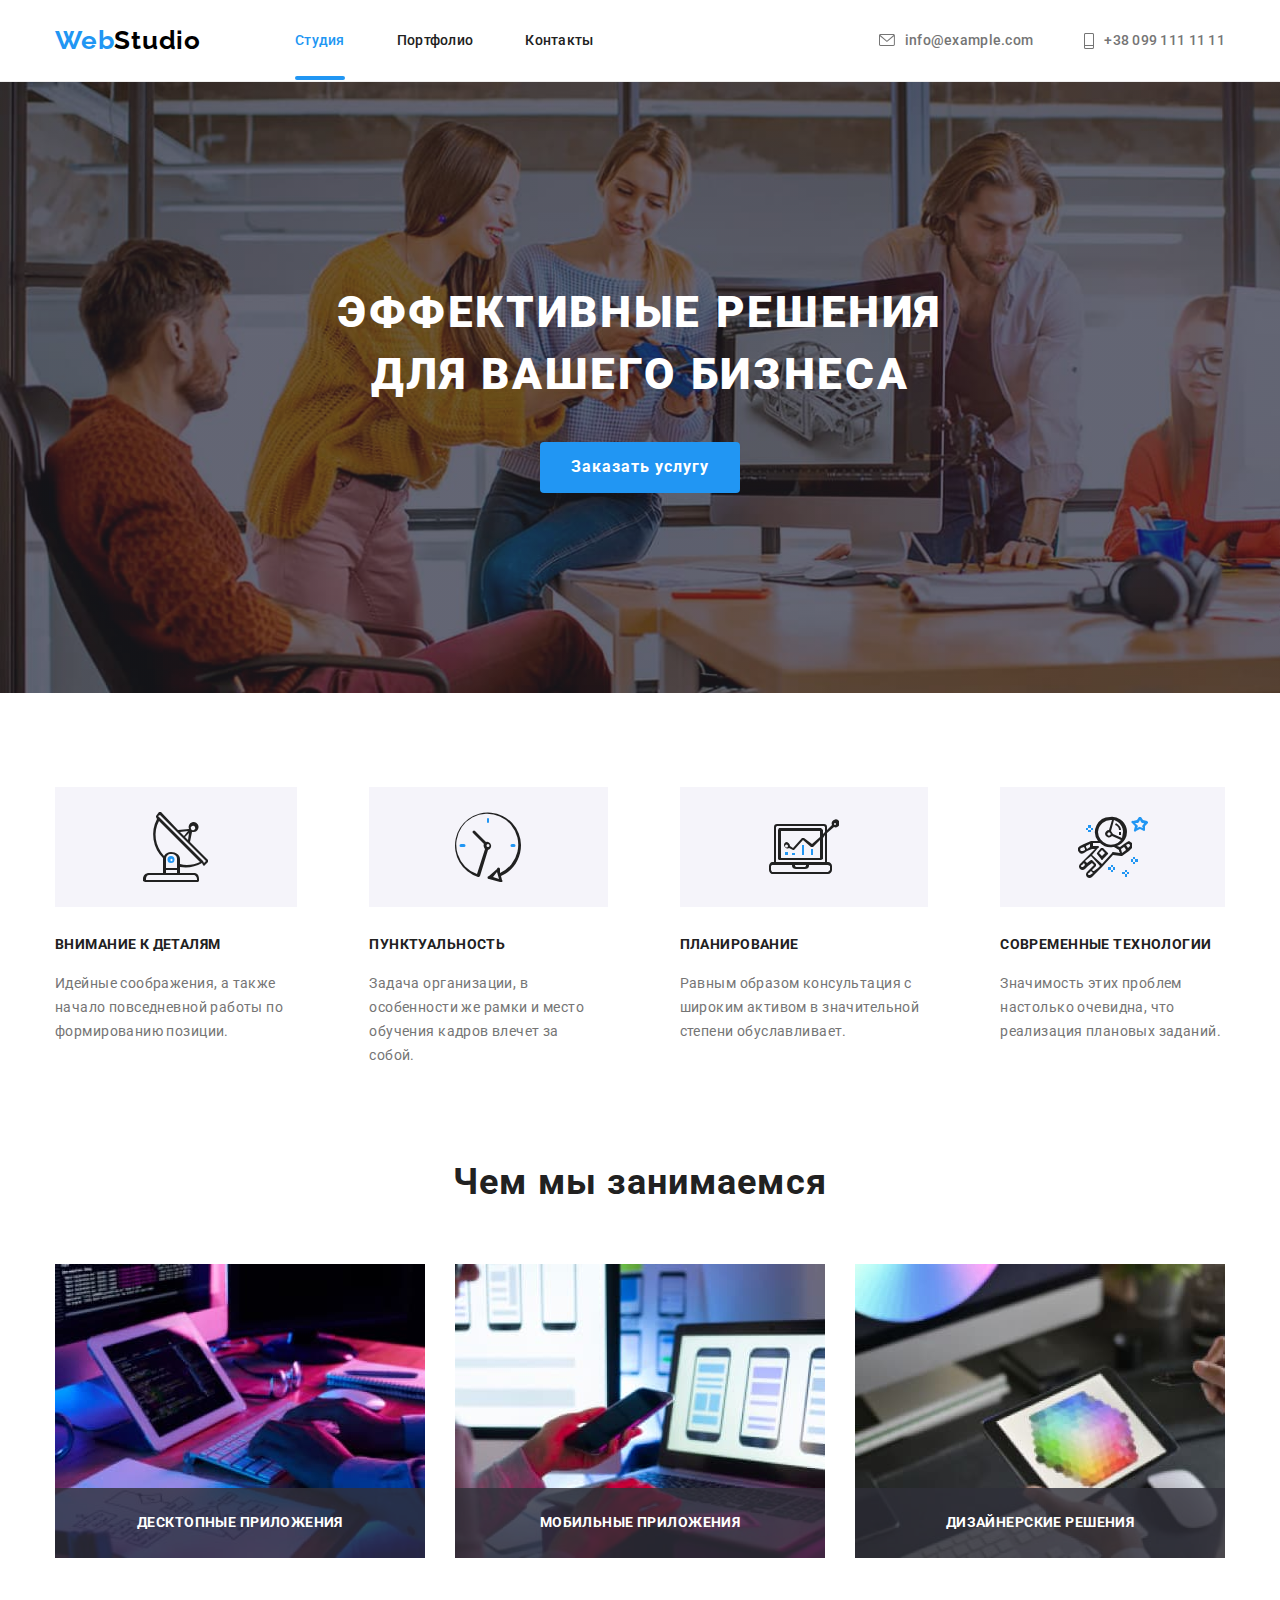
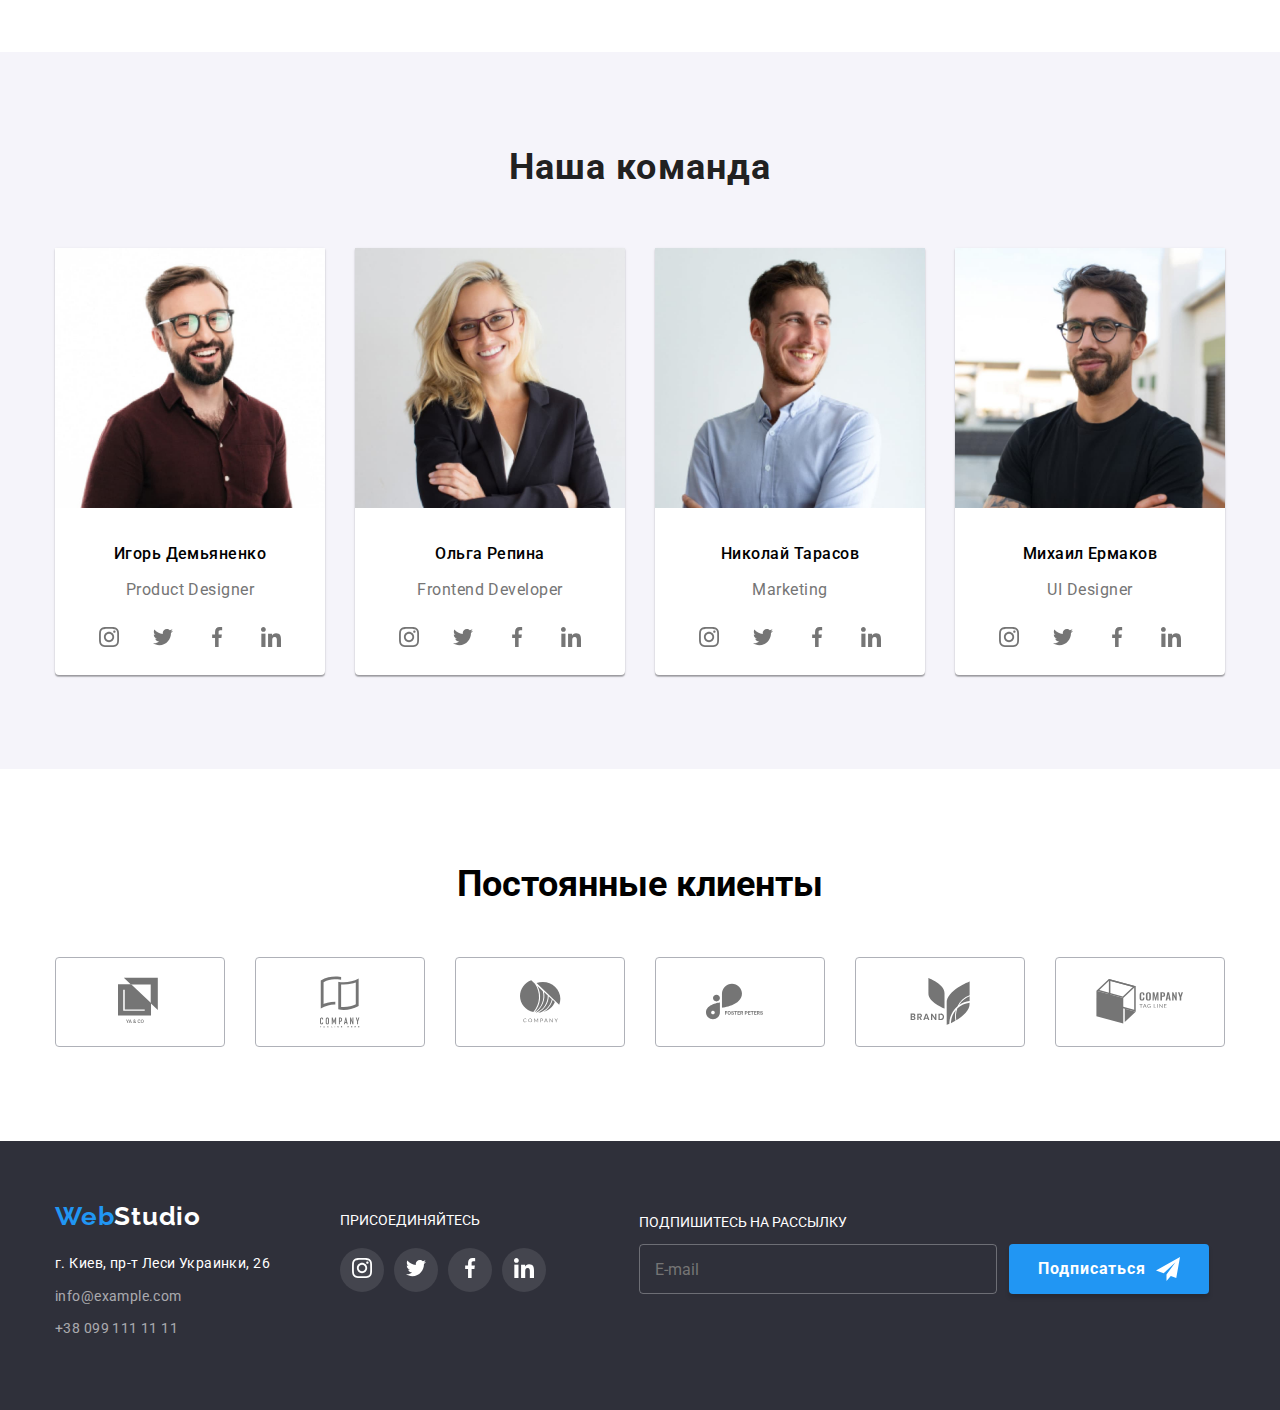
<file: index.html>
<!DOCTYPE html>
<html lang="ru">
  <head>
    <meta charset="UTF-8" />
    <meta name="viewport" content="width=device-width, initial-scale=1.0" />
    <title>WebStudio</title>
    <link href="https://cdnjs.cloudflare.com/ajax/libs/modern-normalize/1.0.0/modern-normalize.css" rel="stylesheet" />
    <link href="https://fonts.googleapis.com/css2?family=Raleway:wght@700&family=Roboto:wght@400;500;700;900&display=swap" rel="stylesheet" />
    <link href="./css/styles.css" rel="stylesheet" />
  </head>
  <body>
    <header class="header">
      <nav class="container main-nav">
        <a href="./index.html" class="logolink wite-background"><span class="logo-web">Web</span>Studio</a>
        <ul class="nav-list list">
          <li class="nav-link-list">
            <a href="./index.html" class="link nav-link current">Студия</a>
          </li>
          <li class="nav-link-list">
            <a href="./portfolio.html" class="link nav-link">Портфолио</a>
          </li>
          <li class="nav-link-list">
            <a href="./test.html" class="link nav-link">Контакты</a>
          </li>
        </ul>

        <ul class="contact list">
          <li class="contact-nav">
            <a href="mailto:info@example.com" class="link contact-link"
              ><svg class="icon-grey icon-envelope" width="16" height="12"><use href="./sprite.svg#icon-envelope"></use></svg>info@example.com</a
            >
          </li>
          <li class="contact-nav">
            <a href="tel:+380991111111" class="link contact-link"
              ><svg class="icon-grey icon-vector" width="10" height="16"><use href="./sprite.svg#icon-vector"></use></svg>+38 099 111 11 11</a
            >
          </li>
        </ul>
      </nav>
    </header>

    <main>
      <!--Герой-->
      <section class="hero">
        <div class="container">
          <h1 class="hero-title">Эффективные решения<br />для вашего бизнеса</h1>
          <button class="hero-button" data-modal-open>Заказать услугу</button>
        </div>
      </section>

      <!--Наши преимущества-->

      <section class="advantage">
        <div class="container">
          <h2 class="hidden">Наши преимущества</h2>
          <ul class="list list-advantages">
            <li class="li-advantages">
              <h3 class="advantage-title icon-antenna">Внимание к деталям</h3>
              <p class="advantage-text">Идейные соображения, а также начало повседневной работы по формированию позиции.</p>
            </li>
            <li class="li-advantages">
              <h3 class="advantage-title icon-clock">Пунктуальность</h3>
              <p class="advantage-text">Задача организации, в особенности же рамки и место обучения кадров влечет за собой.</p>
            </li>
            <li class="li-advantages">
              <h3 class="advantage-title icon-diagram">Планирование</h3>
              <p class="advantage-text">Равным образом консультация с широким активом в значительной степени обуславливает.</p>
            </li>
            <li class="li-advantages">
              <h3 class="advantage-title icon-astronaut">Современные технологии</h3>
              <p class="advantage-text">Значимость этих проблем настолько очевидна, что реализация плановых заданий.</p>
            </li>
          </ul>
        </div>
      </section>

      <!--Чем мы занимаемся-->
      <section class="our-work">
        <div class="container">
          <h2 class="our-work-title">Чем мы занимаемся</h2>
          <ul class="list our-work-list">
            <li class="work-examples">
              <div class="our-works-container">
                <img
                  class="our-work-image"
                  src="./images-optimized/index1.jpg"
                  alt="Разрабатывают веб дизан для компьютеров"
                  width="370"
                  height="294"
                />
                <div class="our-works-background-container"><p class="our-work-examples-text">Десктопные приложения</p></div>
              </div>
            </li>
            <li class="work-examples">
              <div class="our-works-container">
                <img
                  class="our-work-image"
                  src="./images-optimized/index2.jpg"
                  alt="Разрабатывают веб дизан для мобильных"
                  width="370"
                  height="294"
                />
                <div class="our-works-background-container"><p class="our-work-examples-text">Мобильные приложения</p></div>
              </div>
            </li>
            <li class="work-examples">
              <div class="our-works-container">
                <img
                  class="our-work-image"
                  src="./images-optimized/index3.jpg"
                  alt="Разрабатывают веб дизан для планшетов"
                  width="370"
                  height="294"
                />
                <div class="our-works-background-container"><p class="our-work-examples-text">Дизайнерские решения</p></div>
              </div>
            </li>
          </ul>
        </div>
      </section>
      <!--Наша команда-->
      <section class="team">
        <div class="container">
          <h2 class="team-title">Наша команда</h2>
          <ul class="list workers">
            <li class="workers-images">
              <img src="./images-optimized/index21.jpg" alt="фото Игоря Демьяненко" width="270" height="260" />
              <h4 class="team-member">Игорь Демьяненко</h4>
              <p class="profession">Product Designer</p>
              <ul class="list social-links-list">
                <li class="social-item">
                  <a href="instagram" class="social-link"
                    ><svg class="icon-instagram" width="20" height="20"><use href="./sprite.svg#icon-instagram2"></use></svg>
                  </a>
                </li>
                <li class="social-item">
                  <a href="twitter" class="social-link"
                    ><svg class="icon-twitter" width="20" height="20"><use href="./sprite.svg#icon-twitter1"></use></svg>
                  </a>
                </li>
                <li class="social-item">
                  <a href="facebook" class="social-link"
                    ><svg class="icon-facebook" width="20" height="20"><use href="./sprite.svg#icon-facebook1"></use></svg>
                  </a>
                </li>
                <li class="social-item">
                  <a href="linkedin" class="social-link"
                    ><svg class="icon-linkedin" width="20" height="20"><use href="./sprite.svg#icon-linkedin1"></use></svg>
                  </a>
                </li>
              </ul>
            </li>
            <li class="workers-images">
              <img src="./images-optimized/index22.jpg" alt="фото Ольги Репиной" width="270" height="260" />
              <h4 class="team-member">Ольга Репина</h4>
              <p class="profession">Frontend Developer</p>
              <ul class="list social-links-list">
                <li class="social-item">
                  <a href="instagram" class="social-link"
                    ><svg class="icon-instagram" width="20" height="20"><use href="./sprite.svg#icon-instagram2"></use></svg>
                  </a>
                </li>
                <li class="social-item">
                  <a href="twitter" class="social-link"
                    ><svg class="icon-twitter" width="20" height="20"><use href="./sprite.svg#icon-twitter1"></use></svg>
                  </a>
                </li>
                <li class="social-item">
                  <a href="facebook" class="social-link"
                    ><svg class="icon-facebook" width="20" height="20"><use href="./sprite.svg#icon-facebook1"></use></svg>
                  </a>
                </li>
                <li class="social-item">
                  <a href="linkedin" class="social-link"
                    ><svg class="icon-linkedin" width="20" height="20"><use href="./sprite.svg#icon-linkedin1"></use></svg>
                  </a>
                </li>
              </ul>
            </li>
            <li class="workers-images">
              <img src="./images-optimized/index23.jpg" alt="фото Николая Тарасова" width="270" height="260" />
              <h4 class="team-member">Николай Тарасов</h4>
              <p class="profession">Marketing</p>
              <ul class="list social-links-list">
                <li class="social-item">
                  <a href="instagram" class="social-link"
                    ><svg class="icon-instagram" width="20" height="20"><use href="./sprite.svg#icon-instagram2"></use></svg>
                  </a>
                </li>
                <li class="social-item">
                  <a href="twitter" class="social-link"
                    ><svg class="icon-twitter" width="20" height="20"><use href="./sprite.svg#icon-twitter1"></use></svg>
                  </a>
                </li>
                <li class="social-item">
                  <a href="facebook" class="social-link"
                    ><svg class="icon-facebook" width="20" height="20"><use href="./sprite.svg#icon-facebook1"></use></svg>
                  </a>
                </li>
                <li class="social-item">
                  <a href="linkedin" class="social-link"
                    ><svg class="icon-linkedin" width="20" height="20"><use href="./sprite.svg#icon-linkedin1"></use></svg>
                  </a>
                </li>
              </ul>
            </li>
            <li class="workers-images">
              <img src="./images-optimized/index24.jpg" alt="фото Михаила Ермакова" width="270" height="260" />
              <h4 class="team-member">Михаил Ермаков</h4>
              <p class="profession">UI Designer</p>
              <ul class="list social-links-list">
                <li class="social-item">
                  <a href="instagram" class="social-link"
                    ><svg class="icon-instagram" width="20" height="20"><use href="./sprite.svg#icon-instagram2"></use></svg>
                  </a>
                </li>
                <li class="social-item">
                  <a href="twitter" class="social-link"
                    ><svg class="icon-twitter" width="20" height="20"><use href="./sprite.svg#icon-twitter1"></use></svg>
                  </a>
                </li>
                <li class="social-item">
                  <a href="facebook" class="social-link"
                    ><svg class="icon-facebook" width="20" height="20"><use href="./sprite.svg#icon-facebook1"></use></svg>
                  </a>
                </li>
                <li class="social-item">
                  <a href="linkedin" class="social-link"
                    ><svg class="icon-linkedin" width="20" height="20"><use href="./sprite.svg#icon-linkedin1"></use></svg>
                  </a>
                </li>
              </ul>
            </li>
          </ul>
        </div>
      </section>

      <section class="our-clients">
        <div class="container">
          <h2 class="clients-title">Постоянные клиенты</h2>
          <ul class="list firm-list">
            <li class="firm-item">
              <a href="firm" class="clients"
                ><svg class="logo-firm icon-logo1" width="44" height="50"><use href="./sprite.svg#icon-logo1"></use></svg>
              </a>
            </li>
            <li class="firm-item">
              <a href="firm" class="clients"
                ><svg class="logo-firm icon-logo2" width="40" height="52"><use href="./sprite.svg#icon-logo2"></use></svg>
              </a>
            </li>
            <li class="firm-item">
              <a href="firm" class="clients"
                ><svg class="logo-firm icon-logo3" width="41" height="43"><use href="./sprite.svg#icon-logo3"></use></svg>
              </a>
            </li>
            <li class="firm-item">
              <a href="firm" class="clients"
                ><svg class="logo-firm icon-logo4" width="68" height="42"><use href="./sprite.svg#icon-logo4"></use></svg>
              </a>
            </li>
            <li class="firm-item">
              <a href="firm" class="clients"
                ><svg class="logo-firm icon-logo5" width="60" height="47"><use href="./sprite.svg#icon-logo5"></use></svg>
              </a>
            </li>
            <li class="firm-item">
              <a href="firm" class="clients"
                ><svg class="logo-firm icon-logo6" width="88" height="45"><use href="./sprite.svg#icon-logo6"></use></svg>
              </a>
            </li>
          </ul>
        </div>
      </section>
    </main>
    <footer class="footer">
      <div class="container footer-container">
        <div class="footer-contacts">
          <a href="./index.html" class="logolink black-background"><span class="logo-web">Web</span>Studio</a>
          <address class="adress">г. Киев, пр-т Леси Украинки, 26</address>
          <ul class="list list-footer">
            <li><a href="mailto:info@example.com" class="mail link">info@example.com</a></li>
            <li><a href="tel:+380991111111" class="phone link">+38 099 111 11 11</a></li>
          </ul>
        </div>
        <div class="footer-links">
          <p class="u-r-welcom">присоединяйтесь</p>
          <ul class="list social-links-list-footer">
            <li class="social-item-footer">
              <a href="instagram" class="social-link-footer"
                ><svg class="icon-instagram" width="20" height="20"><use href="./sprite.svg#icon-instagram2"></use></svg>
              </a>
            </li>
            <li class="social-item-footer">
              <a href="twitter" class="social-link-footer"
                ><svg class="icon-twitter" width="20" height="20"><use href="./sprite.svg#icon-twitter1"></use></svg>
              </a>
            </li>
            <li class="social-item-footer">
              <a href="facebook" class="social-link-footer">
                <svg class="icon-facebook" width="20" height="20"><use href="./sprite.svg#icon-facebook1"></use></svg>
              </a>
            </li>
            <li class="social-item-footer">
              <a href="linkedin" class="social-link-footer"
                ><svg class="icon-linkedin" width="20" height="20"><use href="./sprite.svg#icon-linkedin1"></use></svg>
              </a>
            </li>
          </ul>
        </div>

        <div class="subscribe-footer-div">
          <p class="footer-title-subscribe">Подпишитесь на рассылку</p>
          <form class="footer-subscribe">
            <label class="label-subscribe"> <input class="footer-subscribe-email" type="email" name="email" placeholder="E-mail" /> </label>
            <div class="subscribe-div">
              <button type="submit" class="button-subscribe">
                <span class="subscribe-text">Подписаться</span
                ><svg class="svg-subscribe" width="24" height="24">
                  <use href="./sprite.svg#icon-send"></use>
                </svg>
              </button>
            </div>
          </form>
        </div>
      </div>
    </footer>

    <div class="backdrope is-hidden" data-modal>
      <div class="modal">
        <form class="modal-form">
          <p class="modal-title">Оставьте свои данные, мы вам перезвоним</p>
          <label class="modal-label">
            <span class="label-title">Имя</span><input class="modal-input" type="text" name="name" required />
            <svg class="modal-label-svg" width="18" height="18"><use href="./sprite.svg#icon-person"></use></svg>
          </label>

          <label class="modal-label"
            ><span class="label-title">Телефон</span>
            <input class="modal-input" type="tel" name="tel" required />
            <svg class="modal-label-svg" width="18" height="18">
              <use href="./sprite.svg#icon-phone"></use>
            </svg>
          </label>

          <label class="modal-label"
            ><span class="label-title">Почта</span>
            <input class="modal-input" type="email" name="mail" required />
            <svg class="modal-label-svg" width="18" height="18">
              <use href="./sprite.svg#icon-email"></use>
            </svg>
          </label>

          <label class="modal-label">
            <span class="label-title">Комментарий</span>
            <textarea class="textarea" name="comment" rows="5" placeholder="Введите текст"></textarea>
          </label>

          <label class="modal-label-cheeckbox">
            <input class="checkbox-input" type="checkbox" name="agreement" required /><span class="agreement"
              >Соглашаюсь с рассылкой и принимаю <a class="agreement-link" href="./index.html">Условия договора</a></span
            >
            <svg class="checkbox-icon" width="18" height="18"><use href="./sprite.svg#icon-check"></use></svg>
          </label>

          <div class="button-modal-div"><button class="button-modal" type="submit">Отправить</button></div>

          <button class="button-close" data-modal-close>
            <svg class="icon-close" width="11" height="11"><use href="./sprite.svg#icon-close"></use></svg>
          </button>
        </form>
      </div>
    </div>

    <script src="./modal.js"></script>
  </body>
</html>
</file>
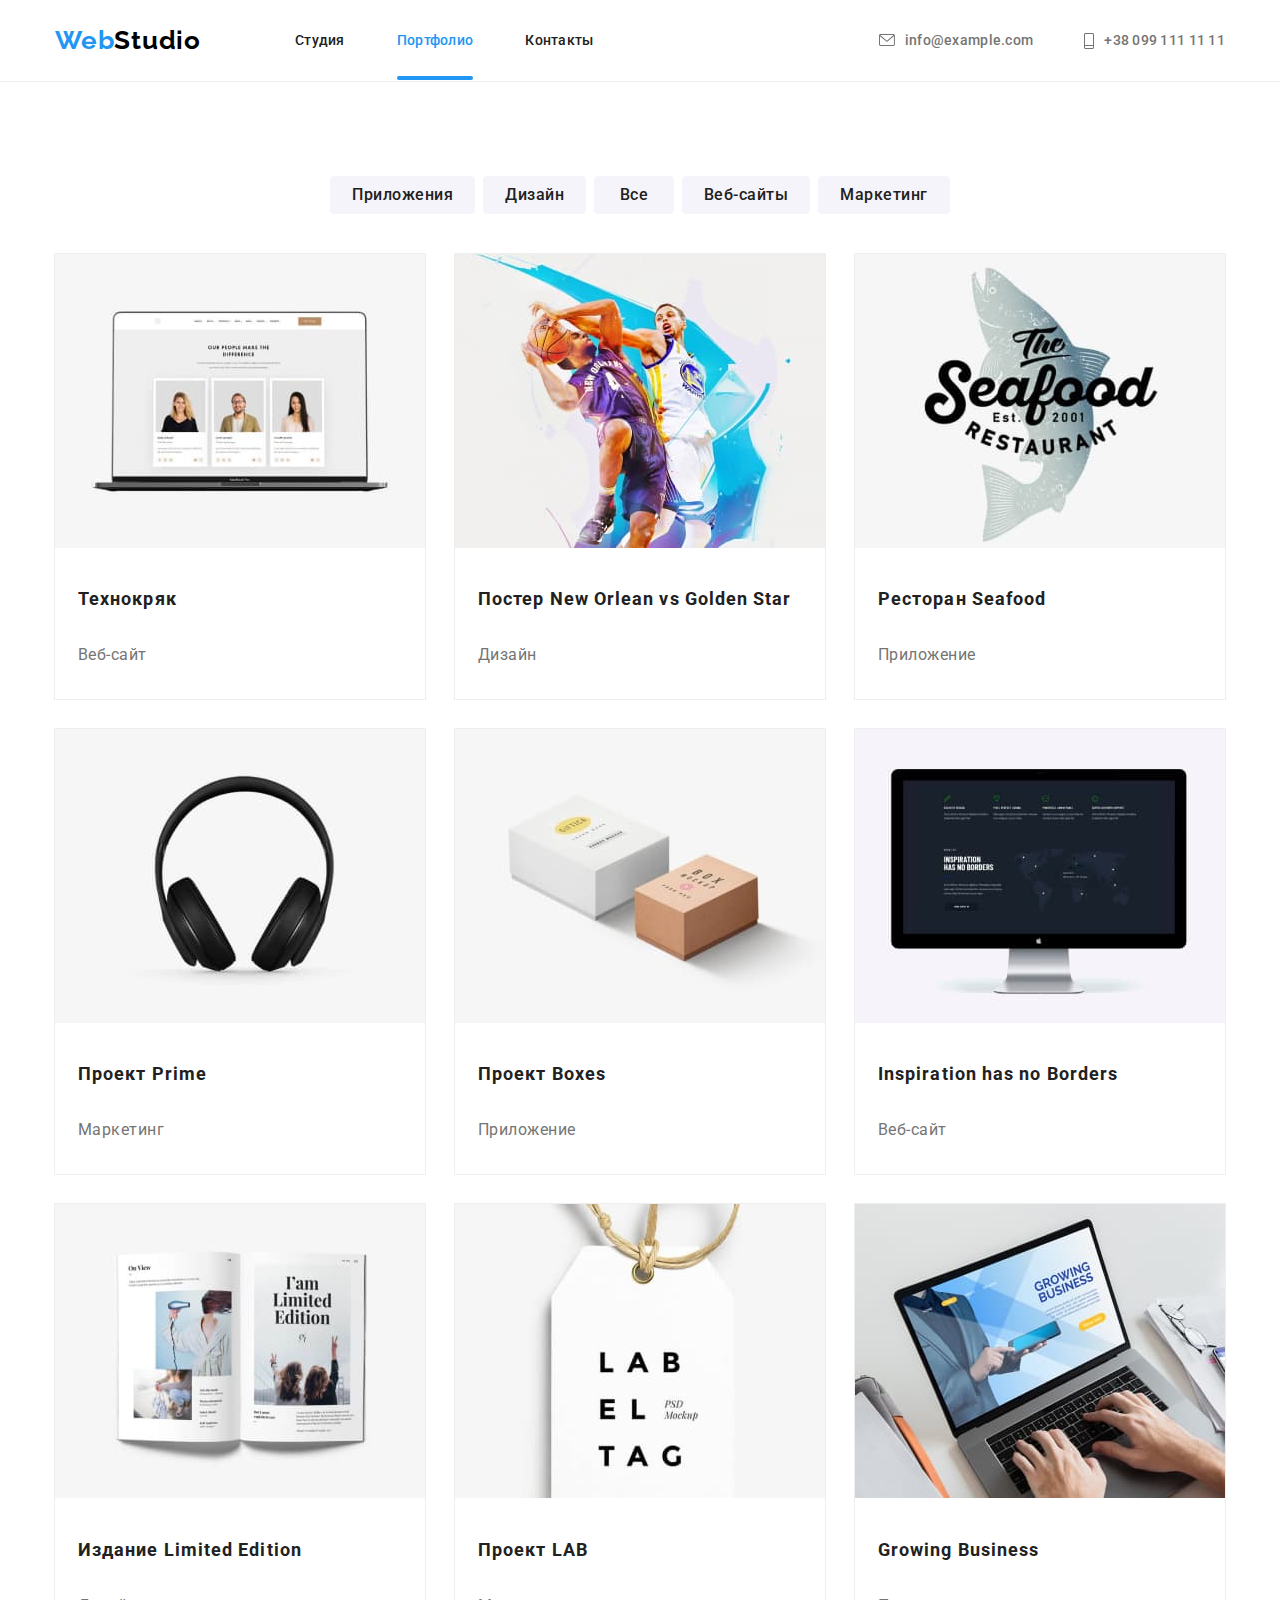
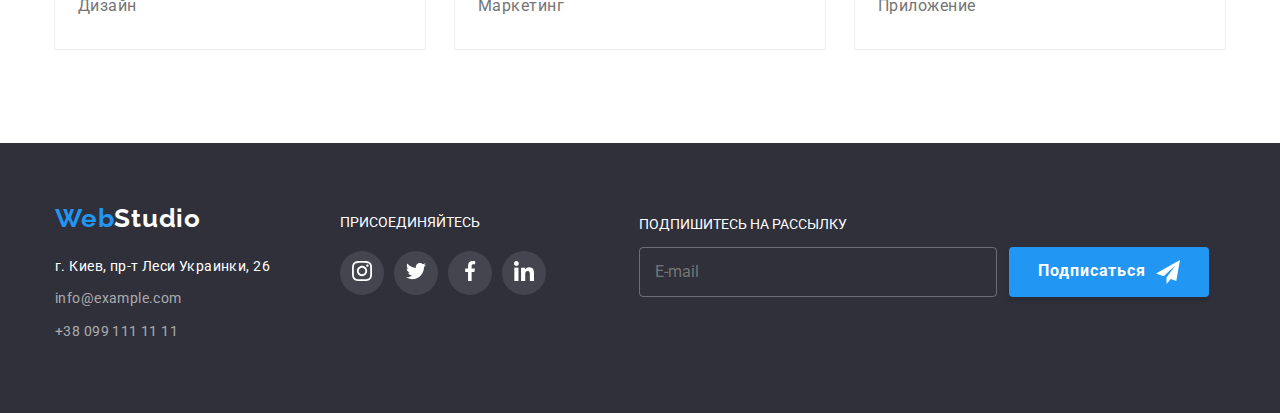
<file: portfolio.html>
<!DOCTYPE html>
<html lang="ru">
  <head>
    <meta charset="UTF-8" />
    <meta name="viewport" content="width=device-width, initial-scale=1.0" />
    <title>Portfolio</title>
    <link href="https://cdnjs.cloudflare.com/ajax/libs/modern-normalize/1.0.0/modern-normalize.css" rel="stylesheet" />
    <link href="https://fonts.googleapis.com/css2?family=Raleway:wght@700&family=Roboto:wght@400;500;700;900&display=swap" rel="stylesheet" />
    <link href="./css/styles.css" rel="stylesheet" />
  </head>
  <body>
    <header class="header">
      <nav class="container main-nav">
        <a href="./index.html" class="logolink wite-background"><span class="logo-web">Web</span>Studio</a>
        <ul class="nav-list list">
          <li class="nav-link-list">
            <a href="./index.html" class="link nav-link">Студия</a>
          </li>
          <li class="nav-link-list">
            <a href="./portfolio.html" class="link nav-link current">Портфолио</a>
          </li>
          <li class="nav-link-list">
            <a href="./index.html" class="link nav-link">Контакты</a>
          </li>
        </ul>

        <ul class="contact list">
          <li class="contact-nav">
            <a href="mailto:info@example.com" class="link contact-link"
              ><svg class="icon-grey icon-envelope" width="16" height="12"><use href="./sprite.svg#icon-envelope"></use></svg>info@example.com</a
            >
          </li>
          <li class="contact-nav">
            <a href="tel:+380991111111" class="link contact-link"
              ><svg class="icon-grey icon-vector" width="10" height="16"><use href="./sprite.svg#icon-vector"></use></svg>+38 099 111 11 11</a
            >
          </li>
        </ul>
      </nav>
    </header>

    <main>
      <section class="categories">
        <h1 class="hidden">Категории</h1>
        <div class="container">
          <ul class="categories-buttons list">
            <li class="button-list"><button class="categories-button">Приложения</button></li>
            <li class="button-list"><button class="categories-button">Дизайн</button></li>
            <li class="button-list"><button class="categories-button">Все</button></li>
            <li class="button-list"><button class="categories-button">Веб-сайты</button></li>
            <li class="button-list"><button class="categories-button">Маркетинг</button></li>
          </ul>
        </div>
      </section>
      <section class="our-works-images">
        <h2 class="hidden">Наши работы</h2>
        <div class="container">
          <ul class="list portfolio-work-examples">
            <li class="example-card">
              <div class="overlay">
                <a href="./portfolio.html" class="link">
                  <div class="picture-and-overlay-text">
                    <img class="img-portfolio" src="./images-optimized/portfolioimg0.jpg" alt="Веб-сайт технокряк" width="370" height="294" />

                    <p class="overlay-text">
                      Технокряк это современная площадка распространения коронавируса. Компании используют эту платформу для цифрового шпионажа и атак
                      на защищённые сервера конкурентов.
                    </p>
                  </div>
                  <h3 class="category-title">Технокряк</h3>
                  <p class="category">Веб-сайт</p>
                </a>
              </div>
            </li>
            <li class="example-card">
              <a href="./portfolio.html" class="link">
                <div class="picture-and-overlay-text">
                  <img class="img-portfolio" src="./images-optimized/portfolioimg1.jpg" alt="Два баскетболиста" width="370" height="294" />

                  <p class="overlay-text">
                    Технокряк это современная площадка распространения коронавируса. Компании используют эту платформу для цифрового шпионажа и атак
                    на защищённые сервера конкурентов.
                  </p>
                </div>
                <h3 class="category-title">Постер New Orlean vs Golden Star</h3>
                <p class="category">Дизайн</p>
              </a>
            </li>
            <li class="example-card">
              <a href="./portfolio.html" class="link">
                <div class="picture-and-overlay-text">
                  <img class="img-portfolio" src="./images-optimized/portfolioimg2.jpg" alt="Лейбл рестораана Морская еда" width="370" height="294" />

                  <p class="overlay-text">
                    Технокряк это современная площадка распространения коронавируса. Компании используют эту платформу для цифрового шпионажа и атак
                    на защищённые сервера конкурентов.
                  </p>
                </div>

                <h3 class="category-title">Ресторан Seafood</h3>
                <p class="category">Приложение</p>
              </a>
            </li>
            <li class="example-card">
              <a href="./portfolio.html" class="link">
                <div class="picture-and-overlay-text">
                  <img class="img-portfolio" src="./images-optimized/portfolioimg3.jpg" alt="Наушники" width="370" height="294" />

                  <p class="overlay-text">
                    Технокряк это современная площадка распространения коронавируса. Компании используют эту платформу для цифрового шпионажа и атак
                    на защищённые сервера конкурентов.
                  </p>
                </div>

                <h3 class="category-title">Проект Prime</h3>
                <p class="category">Маркетинг</p>
              </a>
            </li>
            <li class="example-card">
              <a href="./portfolio.html" class="link">
                <div class="picture-and-overlay-text">
                  <img class="img-portfolio" src="./images-optimized/portfolioimg4.jpg" alt="Две коробки" width="370" height="294" />

                  <p class="overlay-text">
                    Технокряк это современная площадка распространения коронавируса. Компании используют эту платформу для цифрового шпионажа и атак
                    на защищённые сервера конкурентов.
                  </p>
                </div>

                <h3 class="category-title">Проект Boxes</h3>
                <p class="category">Приложение</p>
              </a>
            </li>
            <li class="example-card">
              <a href="./portfolio.html" class="link">
                <div class="picture-and-overlay-text">
                  <img
                    class="img-portfolio"
                    src="./images-optimized/portfolioimg5.jpg"
                    alt="Монитор с изображением сайта на мониторе"
                    width="370"
                    height="294"
                  />

                  <p class="overlay-text">
                    Технокряк это современная площадка распространения коронавируса. Компании используют эту платформу для цифрового шпионажа и атак
                    на защищённые сервера конкурентов.
                  </p>
                </div>

                <h3 class="category-title">Inspiration has no Borders</h3>
                <p class="category">Веб-сайт</p>
              </a>
            </li>
            <li class="example-card">
              <a href="./portfolio.html" class="link">
                <div class="picture-and-overlay-text">
                  <img class="img-portfolio" src="./images-optimized/portfolioimg6.jpg" alt="Открытый журнал" width="370" height="294" />

                  <p class="overlay-text">
                    Технокряк это современная площадка распространения коронавируса. Компании используют эту платформу для цифрового шпионажа и атак
                    на защищённые сервера конкурентов.
                  </p>
                </div>

                <h3 class="category-title">Издание Limited Edition</h3>
                <p class="category">Дизайн</p>
              </a>
            </li>
            <li class="example-card">
              <a href="./portfolio.html" class="link">
                <div class="picture-and-overlay-text">
                  <img class="img-portfolio" src="./images-optimized/portfolioimg7.jpg" alt="Изображение лейбла" width="370" height="294" />

                  <p class="overlay-text">
                    Технокряк это современная площадка распространения коронавируса. Компании используют эту платформу для цифрового шпионажа и атак
                    на защищённые сервера конкурентов.
                  </p>
                </div>

                <h3 class="category-title">Проект LAB</h3>
                <p class="category">Маркетинг</p>
              </a>
            </li>
            <li class="example-card">
              <a href="./portfolio.html" class="link">
                <div class="picture-and-overlay-text">
                  <img class="img-portfolio" src="./images-optimized/portfolioimg8.jpg" alt="Фото ноутбука" width="370" height="294" />

                  <p class="overlay-text">
                    Технокряк это современная площадка распространения коронавируса. Компании используют эту платформу для цифрового шпионажа и атак
                    на защищённые сервера конкурентов.
                  </p>
                </div>

                <h3 class="category-title">Growing Business</h3>
                <p class="category">Приложение</p>
              </a>
            </li>
          </ul>
        </div>
      </section>
    </main>
    <footer class="footer">
      <div class="container footer-container">
        <div class="footer-contacts">
          <a href="./index.html" class="logolink black-background"><span class="logo-web">Web</span>Studio</a>
          <address class="adress">г. Киев, пр-т Леси Украинки, 26</address>
          <ul class="list list-footer">
            <li><a href="mailto:info@example.com" class="mail link">info@example.com</a></li>
            <li><a href="tel:+380991111111" class="phone link">+38 099 111 11 11</a></li>
          </ul>
        </div>
        <div class="footer-links">
          <p class="u-r-welcom">присоединяйтесь</p>
          <ul class="list social-links-list-footer">
            <li class="social-item-footer">
              <a href="instagram" class="social-link-footer"
                ><svg class="icon-instagram" width="20" height="20">
                  <use href="./sprite.svg#icon-instagram2"></use>
                </svg>
              </a>
            </li>
            <li class="social-item-footer">
              <a href="twitter" class="social-link-footer"
                ><svg class="icon-twitter" width="20" height="20">
                  <use href="./sprite.svg#icon-twitter1"></use>
                </svg>
              </a>
            </li>
            <li class="social-item-footer">
              <a href="facebook" class="social-link-footer">
                <svg class="icon-facebook" width="20" height="20">
                  <use href="./sprite.svg#icon-facebook1"></use>
                </svg>
              </a>
            </li>
            <li class="social-item-footer">
              <a href="linkedin" class="social-link-footer"
                ><svg class="icon-linkedin" width="20" height="20">
                  <use href="./sprite.svg#icon-linkedin1"></use>
                </svg>
              </a>
            </li>
          </ul>
        </div>

        <div class="subscribe-footer-div">
          <p class="footer-title-subscribe">Подпишитесь на рассылку</p>
          <form class="footer-subscribe">
            <label class="label-subscribe"> <input class="footer-subscribe-email" type="email" name="email" placeholder="E-mail" /> </label>
            <div class="subscribe-div">
              <button type="submit" class="button-subscribe">
                <span class="subscribe-text">Подписаться</span
                ><svg class="svg-subscribe" width="24" height="24">
                  <use href="./sprite.svg#icon-send"></use>
                </svg>
              </button>
            </div>
          </form>
        </div>
      </div>
    </footer>
  </body>
</html>
</file>
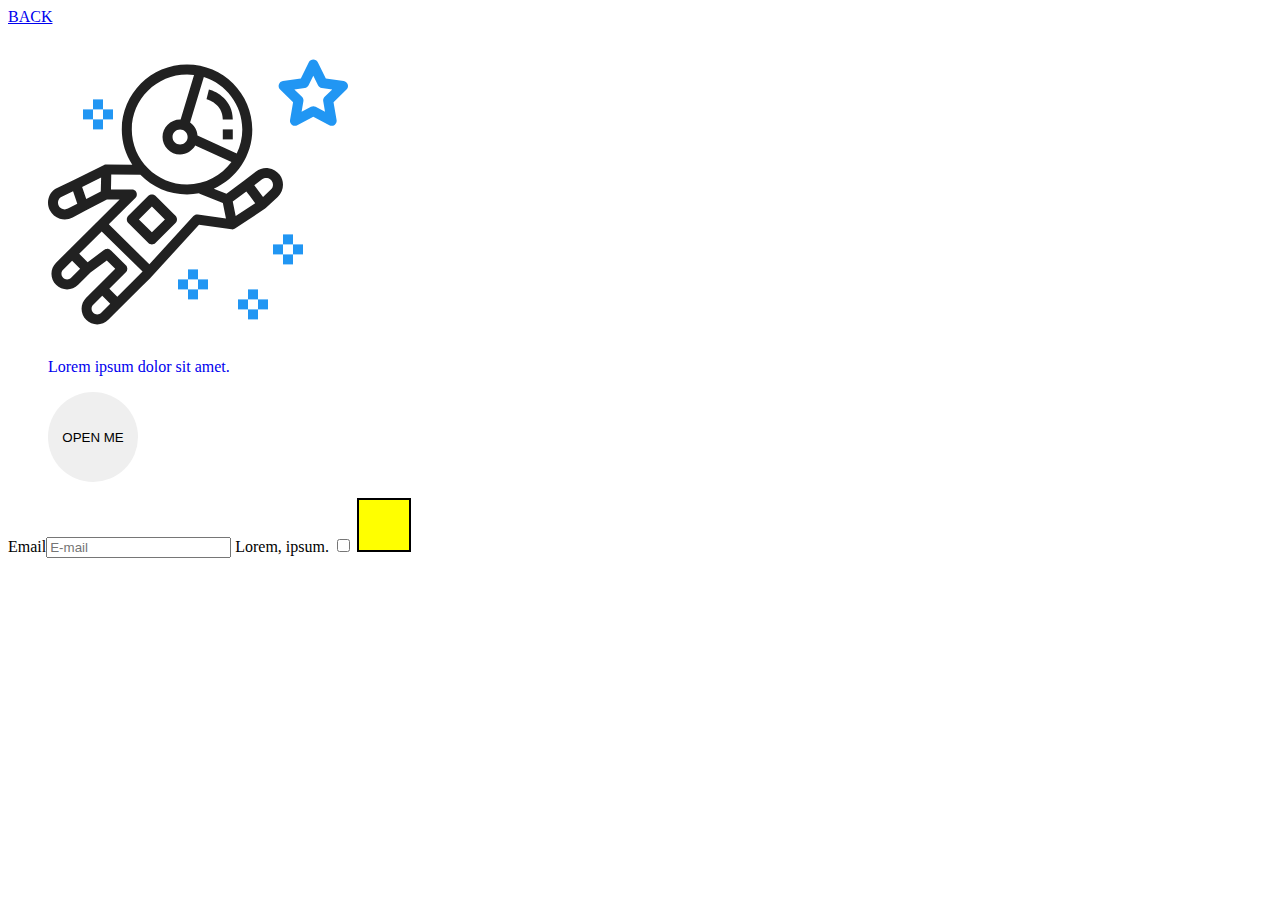
<file: test.html>
<!DOCTYPE html>
<html lang="en">
  <head>
    <meta charset="UTF-8" />
    <meta name="viewport" content="width=device-width, initial-scale=1.0" />
    <title>Document</title>
    <link href="./test.css" rel="stylesheet" />
  </head>
  <body>
    <a href="./index.html">BACK</a>
    <ul class="list">
      <li class="li-test">
        <a class="link" href="./test.html">
          <div class="img-and-text">
            <img src="./images/astronaut1.svg" width="300" height="300" />
            <p class="test-text">
              Lorem ipsum dolor sit amet consectetur, adipisicing elit. Ea, qui? Lorem ipsum dolor, sit amet consectetur adipisicing elit. Eveniet,
              corporis?
            </p>
          </div>
          <p>Lorem ipsum dolor sit amet.</p>
        </a>
        <button class="button" data-modal-open>OPEN ME</button>
      </li>
    </ul>

    <div class="modal-backdrope-test">
      <div class="backdrope-test is-hidden" data-modal>
        <div class="modal-test">
          <button data-modal-close>CLOSE</button>
        </div>
      </div>
    </div>

    <form>
      <label>Email<input type="email" name="Email" placeholder="E-mail" /> </label>
      <label>
        Lorem, ipsum.
        <input class="input" type="checkbox" />
        <span class="icon"></span>
      </label>
    </form>

    <script src="./modal.js"></script>
  </body>
</html>
</file>
<file: css/styles.css>
/*
Основной текст цвет p #757575
Цвет заголовков серый h  #212121 
Цвет в футтере rgba(255, 255, 255, 0.6) , белый #FFFFFF;
Голубой #2196F3
Черный #000000
color: var(--xxx-text-color)
line-height = (line-height / font-size);


--transition-color: transition: 250ms cubic-bezier(0.4, 0, 0.2, 1);
*/

:root {
  --main-text-color: #757575;
  --heading-text-color: #212121;
  --footer-contacts-color: rgba(255, 255, 255, 0.6);
  --white-color: #ffffff;
  --black-color: #000000;
  --blue-color: #2196f3;
  --border-card: #eeeeee;
  --background-advantages: #f5f4fa;
  --border-clients: #afb1b8;
  --background-our-works: rgba(47, 48, 58, 0.8);
  --background-portfolio-cards: rgba(33, 150, 243, 0.9);
  --backdrop: rgba(0, 0, 0, 0.2);
  --border-modal-input: rgba(33, 33, 33, 0.2);
  --placeholder-modal: rgba(117, 117, 117, 0.5);
}

body {
  font-family: "Roboto", sans-serif;
  background-color: var(--white-color);
  font-style: normal;
}

.textarea {
  resize: none;
}

/*Логотип*/

.logolink {
  color: var(--black-color);
  font-family: "Raleway", sans-serif;
  font-weight: 700;
  font-size: 26px;
  line-height: 1.2;
  letter-spacing: 0.03em;
  text-decoration: none;
}

.logo-web {
  color: var(--blue-color);
}

.wite-background {
  padding: 25px 0;
  margin-right: 94px;
}

.link {
  text-decoration: none;
}

.container {
  width: 1200px;
  padding-right: 15px;
  padding-left: 15px;
  margin-left: auto;
  margin-right: auto;
  /*outline: solid salmon 3px;*/
}

.header {
  border-bottom: 1px solid var(--border-card);
}

.nav-list {
  justify-items: center;
  display: flex;
  margin: 0;
  padding: 0;
}

.contact {
  display: flex;
  margin-top: 0;
  margin-bottom: 0;
}

.list {
  font-size: 14px;
  color: var(--black-color);
  font-weight: 500;
  line-height: 1.1;
  letter-spacing: 0.02em;
  list-style: none;
}

.nav-link {
  color: var(--heading-text-color);
  padding: 32px 0;
}

.current {
  position: relative;
}

.current::after {
  display: block;
  position: absolute;
  bottom: 0;
  content: "";
  height: 4px;
  width: 100%;
  background-color: var(--blue-color);
  border-radius: 2px;
}

.current {
  color: var(--blue-color);
}

.nav-link-list:not(:last-child) {
  margin-right: 52px;
}

.nav-link {
  transition-property: color;
  transition-duration: 250ms;
  transition-timing-function: cubic-bezier(0.4, 0, 0.2, 1);
}

.nav-link:hover,
.nav-link:focus {
  transform: color;

  color: var(--blue-color);
}

.contact {
  display: flex;
  padding: 0;
  margin-left: auto;
}

.main-nav {
  display: flex;
  align-items: center;
}

.contact-nav:not(:last-child) {
  margin-right: 51px;
}

.contact-nav {
  transition-property: fill;
  transition-duration: 250ms;
  transition-timing-function: cubic-bezier(0.4, 0, 0.2, 1);
}

.contact-nav:hover .icon-grey,
.contact-nav:focus .icon-grey {
  transform: fill;
  fill: var(--blue-color);
}

.icon-grey {
  fill: var(--main-text-color);
}

.icon-envelope,
.icon-vector {
  margin-right: 10px;
}

.contact-link {
  display: flex;
  align-items: center;
  padding: 30px 0;

  font-size: 14px;
  font-weight: 500;
  line-height: 1.1;
  letter-spacing: 0.02em;
  color: var(--main-text-color);

  transition-property: color;
  transition-duration: 250ms;
  transition-timing-function: cubic-bezier(0.4, 0, 0.2, 1);
}

.contact-link:hover,
.contact-link:focus {
  transform: color;

  color: var(--blue-color);
}

.hero-title {
  margin-top: 0;
  margin-bottom: 37px;
  font-weight: 900;
  font-size: 44px;
  line-height: 1.4;
  color: var(--white-color);
  letter-spacing: 0.06em;
  text-transform: uppercase;
}

.hero {
  padding-top: 200px;
  padding-bottom: 200px;
  text-align: center;

  /* background-color: #2f303a; */

  background-image: linear-gradient(rgba(47, 48, 58, 0.4), rgba(47, 48, 58, 0.4)), url(../images-optimized/Img.jpg);
  background-repeat: no-repeat;
  background-size: cover;
  /* background-image: linear-gradient(rgba(47, 48, 58, 0.4), rgba(47, 48, 58, 0.4)); */
}

.hero-button {
  padding: 10px 31px;

  font-family: "Roboto", sans-serif;
  color: var(--white-color);
  background-color: var(--blue-color);
  font-weight: 700;
  font-size: 16px;
  line-height: 1.9;
  text-align: center;
  letter-spacing: 0.06em;
  border: 1px;
  border-radius: 4px;
  border-color: var(--blue-color);
  min-width: 120px;
}

.hero-button:hover,
.hero-button:focus {
  cursor: pointer;
}

.hidden {
  display: none;
}

.advantage {
  padding-bottom: 94px;
  padding-top: 94px;
}

.li-advantages:not(:last-child) {
  margin-right: 72px;
}

.list-advantages {
  display: flex;

  margin: 0;
  padding-left: 0;
}

.advantage-title {
  margin-top: 0;
  margin-bottom: 20px;
  color: var(--heading-text-color);
  font-weight: 700;
  font-size: 14px;
  line-height: 1.1;
  letter-spacing: 0.03em;
  text-transform: uppercase;
}

.advantage-title::before {
  content: "";
  display: block;
  height: 120px;
  background-color: var(--background-advantages);
  background-repeat: no-repeat;
  background-position: center;
  margin-bottom: 30px;
}

.icon-antenna::before {
  background-image: url(../images-optimized/antenna1.svg);
}

.icon-clock::before {
  background-image: url(../images-optimized/clock1.svg);
}

.icon-diagram::before {
  background-image: url(../images-optimized/diagram1.svg);
}

.icon-astronaut::before {
  background-image: url(../images-optimized/astronaut1.svg);
}

.advantage-text {
  margin: 0;
  font-weight: 400;
  color: var(--main-text-color);
  font-size: 14px;
  line-height: 1.7;
  letter-spacing: 0.03em;
}

.our-work {
  padding-bottom: 94px;
}

.our-work-list {
  display: flex;
  text-align: center;
  margin: 0;
  padding: 0;
}

.work-examples:not(:last-child) {
  margin-right: 30px;
}

.our-work-title,
.team-title {
  text-align: center;
  color: var(--heading-text-color);
  font-weight: 700;
  font-size: 36px;
  line-height: 1.2;
  letter-spacing: 0.03em;
}

.our-work-image {
  display: block;
}

.our-work-title {
  margin-top: 0;
  margin-bottom: 59px;
}

.our-works-container {
  position: relative;
}

.our-works-background-container {
  display: flex;
  align-items: center;
  justify-content: center;
  width: 370px;
  height: 70px;
  background-color: var(--background-our-works);
}

.our-works-background-container {
  position: absolute;
  bottom: 0;
  left: 0;

  /* padding: 26px 82px; */
  margin: 0;

  font-weight: 700;
  font-size: 14px;
  line-height: 1.1;
  text-align: center;
  letter-spacing: 0.03em;
  text-transform: uppercase;
  color: var(--white-color);
}

.team-title {
  margin-bottom: 59px;
  margin-top: 0;
}

.team {
  background-color: #f5f4fa;
  padding-bottom: 94px;
  padding-top: 94px;
}

.workers {
  display: flex;
  padding: 0;
  margin: 0;
}

.workers-images:not(:last-child) {
  margin-right: 30px;
}

.workers-images {
  background-color: var(--white-color);
  box-shadow: 0px 1px 3px rgba(0, 0, 0, 0.12), 0px 1px 1px rgba(0, 0, 0, 0.14), 0px 2px 1px rgba(0, 0, 0, 0.2);
  border-radius: 0px 0px 4px 4px;
}
/* 
.workers-cards {
  background-color: var(--);
} */

.team-member {
  padding-top: 33px;
  padding-bottom: 17px;
  margin: 0;

  color: var(--black-color);
  font-weight: 500;
  font-size: 16px;
  line-height: 1.2;
  letter-spacing: 0.03em;
  text-align: center;
}

.profession {
  padding: 0;
  margin: 0;

  color: var(--main-text-color);
  font-weight: 400;
  font-size: 16px;
  line-height: 1.2;
  letter-spacing: 0.03em;
  text-align: center;
}

/* .team-member,
.profession {
  background-color: var(--white-color);
} */

.social-link {
  display: flex;
  align-items: center;
  justify-content: center;
  fill: var(--main-text-color);
  padding: 12px;
  border-radius: 50%;
  /* width: 44px;
  height: 44px; */

  transition-property: color, fill, background-color;
  transition-duration: 250ms;
  transition-timing-function: cubic-bezier(0.4, 0, 0.2, 1);
}

.social-link:hover,
.social-link:focus {
  transform: color, fill, background-color;

  background-color: var(--blue-color);
  fill: var(--white-color);
  border-radius: 50%;
}

.social-links-list {
  display: flex;
  padding: 16px 32px;
  /* background-color: var(--white-color); */
}

.social-item:not(:last-child) {
  margin-right: 10px;
}

.our-clients {
  padding: 94px 0;
}

.firm-list {
  display: flex;
  padding: 0;
  margin: 0;
}

.clients {
  display: flex;
  width: 170px;
  height: 90px;
  fill: var(--main-text-color);
  align-items: center;
  justify-content: center;
  border: 1px solid var(--border-clients);
  border-radius: 4px;

  transition-property: border, fill;
  transition-duration: 250ms;
  transition-timing-function: cubic-bezier(0.4, 0, 0.2, 1);
}

.clients:hover,
.clients:focus {
  transform: border, fill;

  border: 1px solid var(--blue-color);
  fill: var(--blue-color);
}

.firm-item:not(:last-child) {
  margin-right: 30px;
}

.clients-title {
  margin: 0 0 50px;
  text-align: center;
  font-weight: 700px;
  font-size: 36px;
  line-height: 1.2;
}

.footer {
  padding-top: 60px;
  padding-bottom: 60px;
  background-color: #2f303a;
  text-align: left;
}

.black-background {
  display: block;
  margin-bottom: 20px;
  color: var(--white-color);
}

.adress {
  margin-bottom: 9px;

  color: var(--white-color);
  font-weight: 400;
  font-size: 14px;
  line-height: 1.7;
  letter-spacing: 0.03em;
  font-style: normal;
}

.list-footer {
  padding-left: 0;
  margin: 0;
}

.mail {
  margin-bottom: 17px;
}

.mail,
.phone {
  display: block;
  margin-bottom: 9px;

  color: var(--footer-contacts-color);
  font-weight: 400;
  font-size: 14px;
  line-height: 1.7;
  letter-spacing: 0.03em;
}

.u-r-welcom {
  margin: 0 0 20px;
  padding: 0;
  text-transform: uppercase;
  color: var(--white-color);
  font-weight: 700px;
  font-size: 14px;
  line-height: 1.1;
}

.social-link-footer {
  padding: 12px;
}

.social-link-footer {
  fill: var(--white-color);
}

.social-item-footer {
  display: flex;
  align-items: center;
  justify-content: center;
  border-radius: 50%;
  background-color: rgba(255, 255, 255, 0.1);
  width: 44px;
  height: 44px;

  transition-property: background-color;
  transition-duration: 250ms;
  transition-timing-function: cubic-bezier(0.4, 0, 0.2, 1);
}

.social-item-footer:not(:last-child) {
  margin-right: 10px;
}

.social-item-footer:hover,
.social-item-footer:focus {
  transform: background-color;

  background-color: var(--blue-color);
}

.social-links-list-footer {
  display: flex;
  margin: 0;
  padding: 0;
}

.footer-container {
  display: flex;
}

.footer-links {
  margin-left: 70px;
  margin-top: 12px;
}

.categories {
  padding-top: 94px;
  padding-bottom: 40px;
}

.categories-buttons {
  margin: 0;
  display: flex;

  align-items: center;
  justify-content: center;
  padding: 0;
}

.categories-button {
  padding: 6px 22px;
  margin: 0;
  border: none;
  min-width: 80px;
  font-family: "Roboto", sans-serif;
  font-weight: 500;
  font-size: 16px;
  line-height: 1.6;
  letter-spacing: 0.03em;
  color: var(--heading-text-color);
  background-color: #f5f4fa;
  border-radius: 4px;
}

.button-list:not(:last-child) {
  margin-right: 8px;
}

.categories-button {
  transition-property: color, background-color;
  transition-duration: 250ms;
  transition-timing-function: cubic-bezier(0.4, 0, 0.2, 1);
}

.categories-button:hover,
.categories-button:focus {
  transform: color, background-color;

  cursor: pointer;
  color: var(--white-color);
  background-color: var(--blue-color);
}

.our-works-images {
  padding-bottom: 94px;
}

.portfolio-work-examples {
  display: flex;
  flex-wrap: wrap;
  margin: 0;
  padding: 0;
}

.category-title {
  margin-top: 30px;
  margin-bottom: 24px;
  padding-left: 23px;

  color: var(--heading-text-color);
  font-weight: 700;
  font-size: 18px;
  line-height: 2;
  letter-spacing: 0.06em;
}

.category {
  margin-bottom: 29px;
  margin-top: 0;
  padding-left: 23px;

  color: var(--main-text-color);
  font-weight: 400;
  font-size: 16px;
  line-height: 1.8;
  letter-spacing: 0.03em;
}

.example-card {
  margin-right: 30px;
  margin-bottom: 30px;
  outline: 1px solid var(--border-card);

  transition-property: box-sizing, box-shadow;
  transition-duration: 250ms;
  transition-timing-function: cubic-bezier(0.4, 0, 0.2, 1);
}

.example-card:focus,
.example-card:hover {
  transform: box-sizing, box-shadow;

  cursor: pointer;
  box-sizing: border-box;
  box-shadow: 0px 1px 1px rgba(0, 0, 0, 0.12), 0px 4px 4px rgba(0, 0, 0, 0.06), 1px 4px 6px rgba(0, 0, 0, 0.16);
}

.example-card:nth-child(3n + 3) {
  margin-right: 0;
}

.example-card:nth-last-child(-n + 3) {
  margin-bottom: 0;
}

.picture-and-overlay-text {
  position: relative;
  overflow: hidden;
}

.overlay-text {
  position: absolute;
  width: 100%;
  height: 100%;
  bottom: -100%;
  background-color: var(--background-portfolio-cards);
  margin: 0;
  padding: 63px 24px;
  color: var(--white-color);
  text-align: left;

  display: flex;
  align-items: center;
  justify-content: center;

  font-weight: 400;
  font-size: 18px;
  line-height: 1.5;
  letter-spacing: 0.03em;

  transform: translateY(0);
  transition-property: transform;
  transition-duration: 250ms;
  transition-timing-function: cubic-bezier(0.4, 0, 0.2, 1);
}

.example-card:hover .overlay-text,
.example-card:focus .overlay-text {
  transform: translateY(-100%);
}

.backdrope {
  position: relative;

  position: fixed;
  background-color: var(--backdrop);
  width: 100%;
  height: 100%;
  top: 0;
  left: 0;

  opacity: 1;

  transition-property: opacity;
  transition-duration: 250ms;
  transition-timing-function: cubic-bezier(0.4, 0, 0.2, 1);
}

.backdrope.is-hidden {
  opacity: 0;
  pointer-events: none;
}

.backdrope.is-hidden .modal {
  transform: translate(-50%, -50%) scale(0.9);
}

.modal {
  position: absolute;

  position: relative;
  top: 50%;
  left: 50%;
  transform: translate(-50%, -50%) scale(1);

  width: 528px;
  height: 580px;

  background: var(--white-color);
  box-shadow: 0px 1px 3px rgba(0, 0, 0, 0.12), 0px 1px 1px rgba(0, 0, 0, 0.14), 0px 2px 1px rgba(0, 0, 0, 0.2);
  border-radius: 4px;

  transition-property: transform;
  transition-duration: 250ms;
  transition-timing-function: cubic-bezier(0.4, 0, 0.2, 1);
}

.button-close {
  transition-property: fill;
  transition-duration: 250ms;
  transition-timing-function: cubic-bezier(0.4, 0, 0.2, 1);

  position: absolute;

  cursor: pointer;
  top: 8px;
  right: 8px;
  width: 30px;
  height: 30px;
  padding: 0;
  border-radius: 50%;
  border: 1px solid rgba(0, 0, 0, 0.1);
  background-color: inherit;
  background-origin: border-box;
}

.button-close:hover,
.button-close:focus {
  fill: var(--blue-color);
  transform: fill;
}

/* * {
  outline: 1px solid salmon;
} */

.subscribe-footer-div {
  margin-left: 93px;
}

.button-subscribe {
  display: flex;
  align-items: center;
  justify-content: center;
  width: 200px;
  height: 50px;
  padding: 10px 28px;
  background-color: var(--blue-color);
  border: none;
  box-shadow: 0px 4px 4px rgba(0, 0, 0, 0.15);
  border-radius: 4px;
  right: -100%;
  background-color: var(--blue-color);
}

.label-subscribe::placeholder {
  font-weight: 400;
  font-size: 16px;
  line-height: 1.2;
  letter-spacing: 0.03em;
  color: var(--footer-contacts-color);
}

.subscribe-text {
  color: var(--white-color);
  font-weight: 700;
  font-size: 16px;

  letter-spacing: 0.06em;
  line-height: 1.8;
  margin-right: 10px;
}

.footer-subscribe-email {
  border: 1px solid rgba(255, 255, 255, 0.3);
  background-color: inherit;
  color: var(--footer-contacts-color);
  border-radius: 4px;
  padding: 15px;
  width: 358px;
  height: 50px;
  margin-right: 12px;
}

.footer-title-subscribe {
  margin: 0 0 0 20px 0;
  padding: 0;
  text-transform: uppercase;
  color: var(--white-color);
  font-weight: 700px;
  font-size: 14px;
  line-height: 1.1;
}

.footer-subscribe {
  display: flex;
}

.modal-form {
  padding: 40px;
  display: flex;
  flex-direction: column;
}

.modal-label {
  position: relative;
}

.label-title {
  position: absolute;
  top: -18px;

  font-weight: 400;
  font-size: 12px;
  line-height: 1.2;
  letter-spacing: 0.01em;
  color: var(--main-text-color);
}

.modal-input {
  transition-property: border, fill;
  transition-duration: 250ms;
  transition-timing-function: cubic-bezier(0.4, 0, 0.2, 1);

  width: 448px;
  height: 40px;
  margin-bottom: 28px;
  border: 1px solid var(--border-modal-input);
  box-sizing: border-box;
  border-radius: 4px;
  padding: 12px 45px;
}

.modal-input:hover,
.modal-input:focus {
  border: 1px solid var(--blue-color);
  fill: var(--blue-color);
  outline: none;
}

.textarea:hover,
.textarea:focus {
  border: 1px solid var(--blue-color);
  outline: none;
}

.modal-input:hover ~ .modal-label-svg,
.modal-input:focus ~ .modal-label-svg {
  fill: var(--blue-color);
}

.modal-title {
  margin: 0 0 30px;
  font-weight: 700;
  font-size: 20px;
  line-height: 1.1;
  text-align: center;
  letter-spacing: 0.03em;
  color: var(--black-color);
}

.modal-label-svg {
  transition-property: fill;
  transition-duration: 250ms;
  transition-timing-function: cubic-bezier(0.4, 0, 0.2, 1);

  position: absolute;
  left: 12px;
  top: 11px;
}

.placeholder {
  padding: 12px 16px;
  font-weight: 400;
  font-size: 14px;
  line-height: 1.1;
  letter-spacing: 0.01em;
}

.textarea {
  transition-property: border;
  transition-duration: 250ms;
  transition-timing-function: cubic-bezier(0.4, 0, 0.2, 1);

  padding: 12px 16px;
  width: 448px;
  height: 120px;
  border: 1px solid var(--border-modal-input);
  border-radius: 4px;
  margin-bottom: 20px;
}

.textarea::placeholder {
  font-weight: 400;
  font-size: 14px;
  line-height: 1.1;
  letter-spacing: 0.01em;
  color: var(--placeholder-modal);
}

.checkbox-icon {
  transition-property: fill;
  transition-duration: 250ms;
  transition-timing-function: cubic-bezier(0.4, 0, 0.2, 1);

  position: absolute;
  left: 0;
  fill: var(--white-color);
  border: 2px solid var(--heading-text-color);
  border-radius: 4px;
}

.agreement {
  margin-left: 25px;
  font-weight: 400;
  font-size: 14px;
  line-height: 1.7;
  letter-spacing: 0.03em;
  color: var(--main-text-color);
}

.agreement-link {
  color: var(--blue-color);
}

.modal-label-cheeckbox {
  display: flex;
  align-items: center;
  position: relative;
  display: flex;
  align-items: center;
}

.checkbox-input {
  position: absolute;
  width: 1px;
  height: 1px;
  margin: -1px;
  border: 0;
  padding: 0;
  clip: rect(0 0 0 0);
  overflow: hidden;
}

.checkbox-input:checked ~ .checkbox-icon {
  fill: var(--blue-color);
  border: none;
}

.button-modal-div {
  display: flex;
  justify-content: center;
}

.button-modal {
  padding: 10px 55px;
  margin-top: 30px;
  width: 200px;
  height: 50px;

  background: var(--blue-color);
  box-shadow: 0px 4px 4px rgba(0, 0, 0, 0.15);
  border-radius: 4px;
  border: none;

  font-weight: 700;
  font-size: 16px;
  line-height: 1.8;
  text-align: center;
  letter-spacing: 0.06em;
  color: var(--white-color);
}
</file>
<file: test.css>
/* TEST */

.link {
  text-decoration: none;
}

.list {
  list-style: none;
}

.test-text {
  position: absolute;
  bottom: -100%;
  background-color: rgba(255, 255, 0, 0.5);
  height: 100%;
  width: 100%;

  margin: 0;

  transform: translateY(0);

  transition-property: transform;
  transition-duration: 2500ms;
}

.img-and-text {
  overflow: hidden;
  position: relative;
  width: 300px;
  height: 300px;
}

.li-test {
  width: 300px;
}

.li-test:hover .test-text,
.li-test:focus .test-text {
  transform: translateY(-100%);
}

.button {
  width: 90px;
  height: 90px;
  border: none;
  padding: 0;
  border-radius: 50%;
}

.modal-test {
  position: absolute;
  top: 50%;
  left: 50%;
  transform: translate(-50%, -50%);
  outline: salmon 1px solid;
  width: 500px;
  height: 500px;
  background-image: url(./images/portfolioimg1.jpg);
  background-repeat: no-repeat;
  background-size: cover;
}

.backdrope-test.is-hidden {
  opacity: 0;
  pointer-events: none;
}

.backdrope-test {
  position: absolute;

  transition-property: opacity;

  position: fixed;
  opacity: 1;
  top: 0;
  left: 0;
  width: 100%;
  height: 100%;
  background-color: rgba(124, 252, 0, 0.5);
}

.icon {
  display: inline-block;
  width: 50px;
  height: 50px;
  border: 2px solid black;
  background-color: yellow;

  transition-property: background-color;
  transition-duration: 2500ms;
}

.input:checked + .icon {
  background-color: red;
}
</file>
